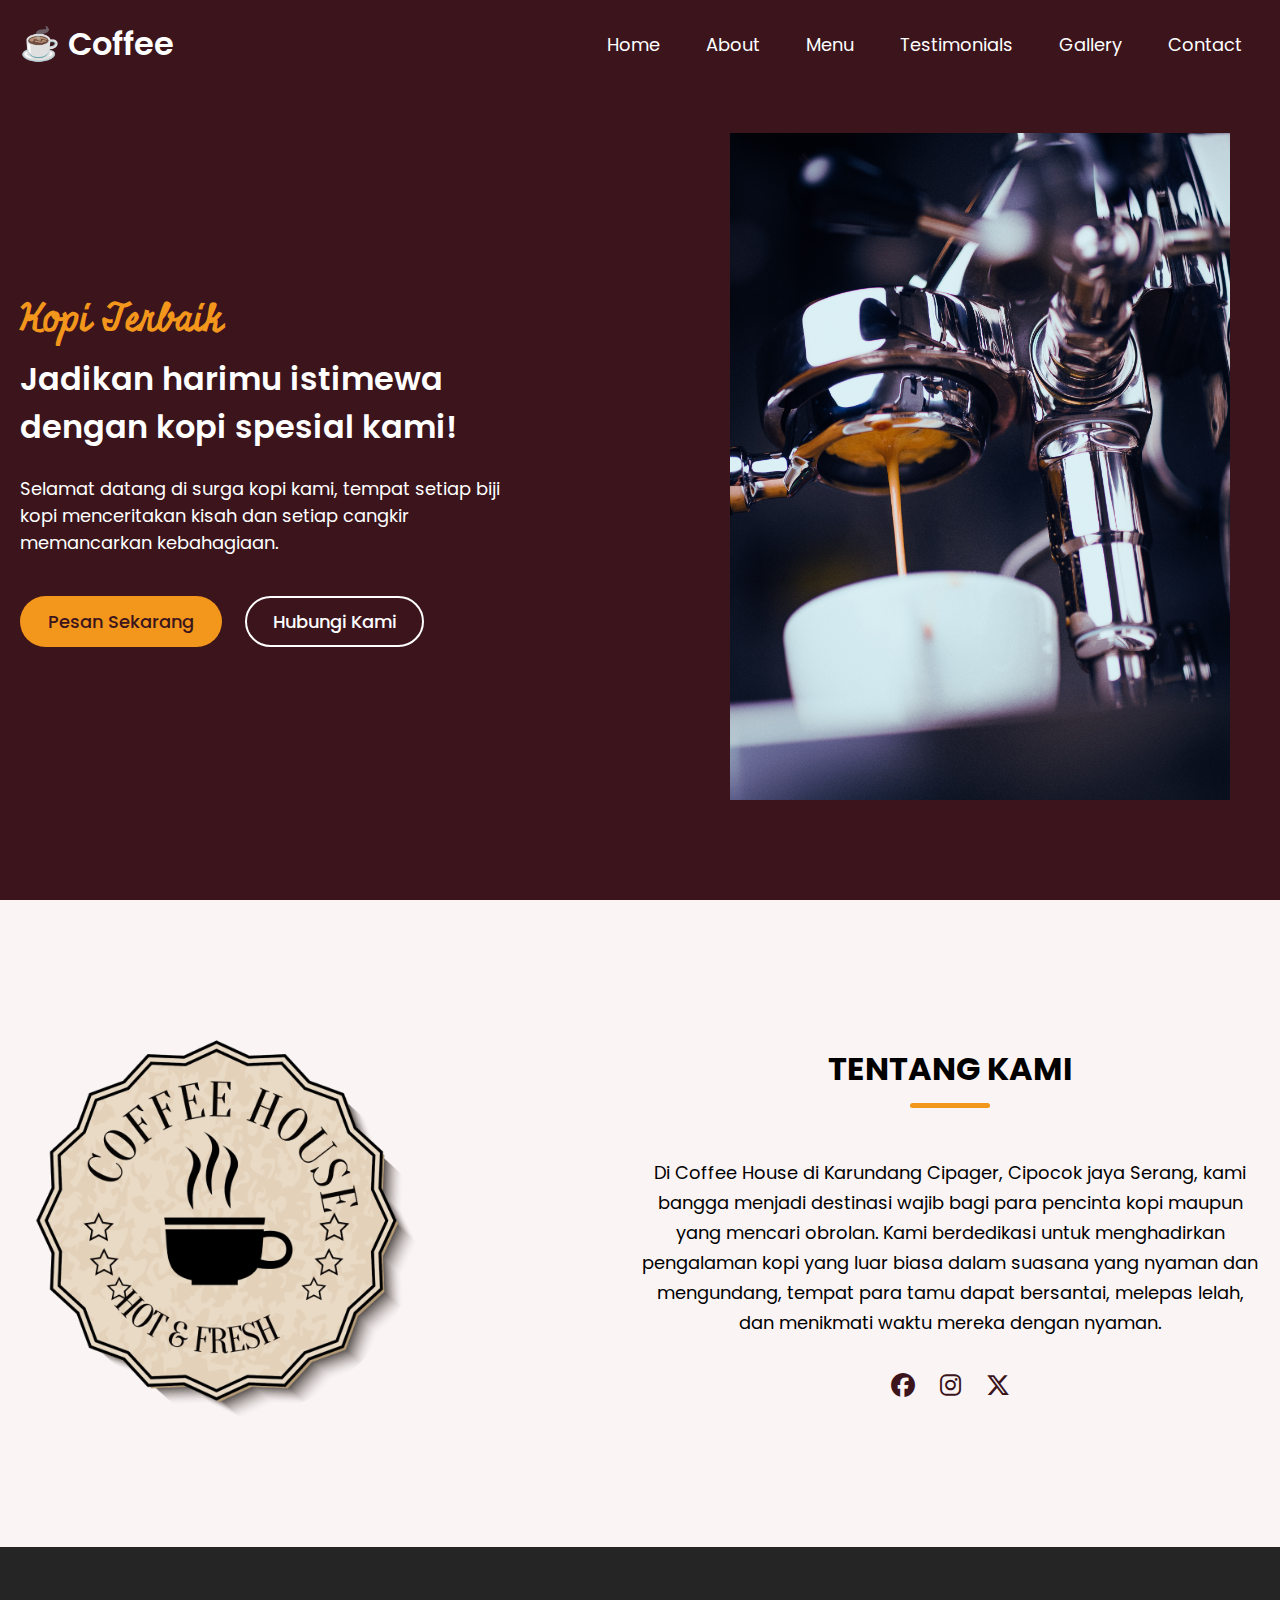
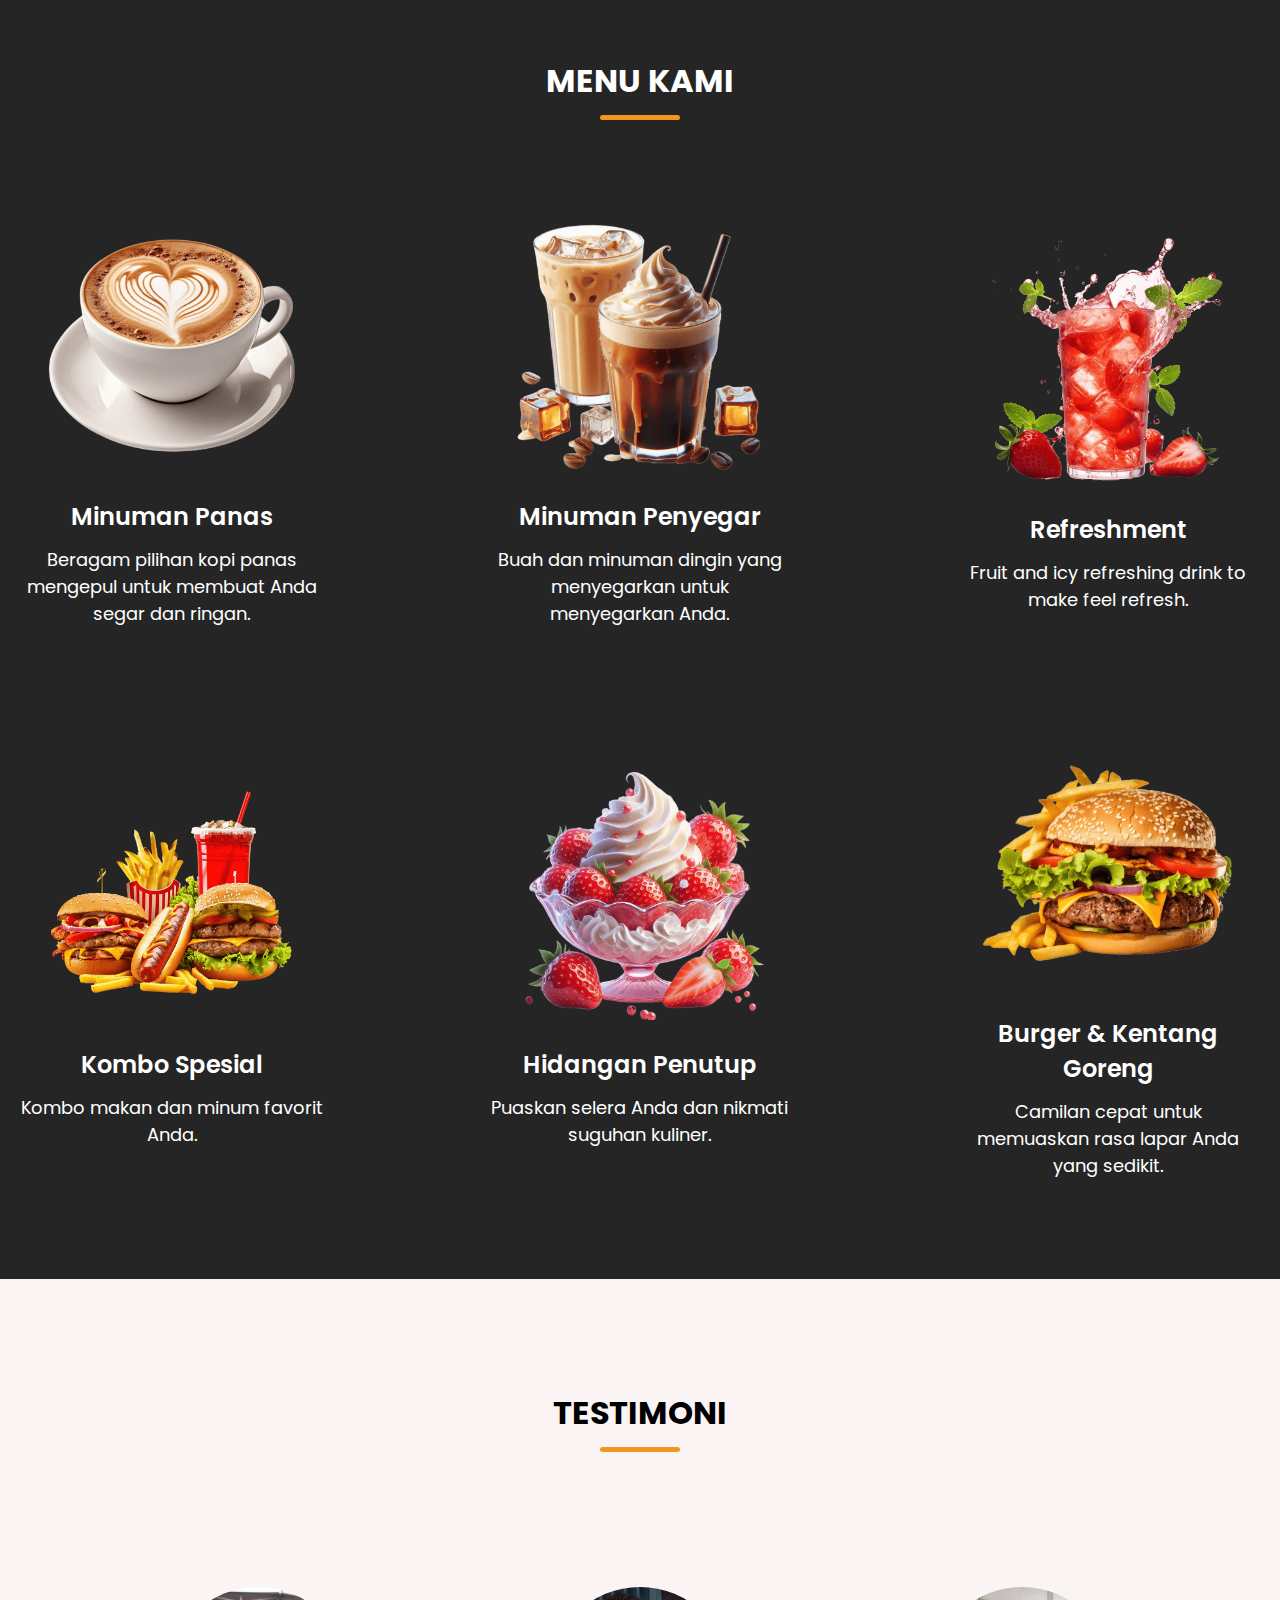
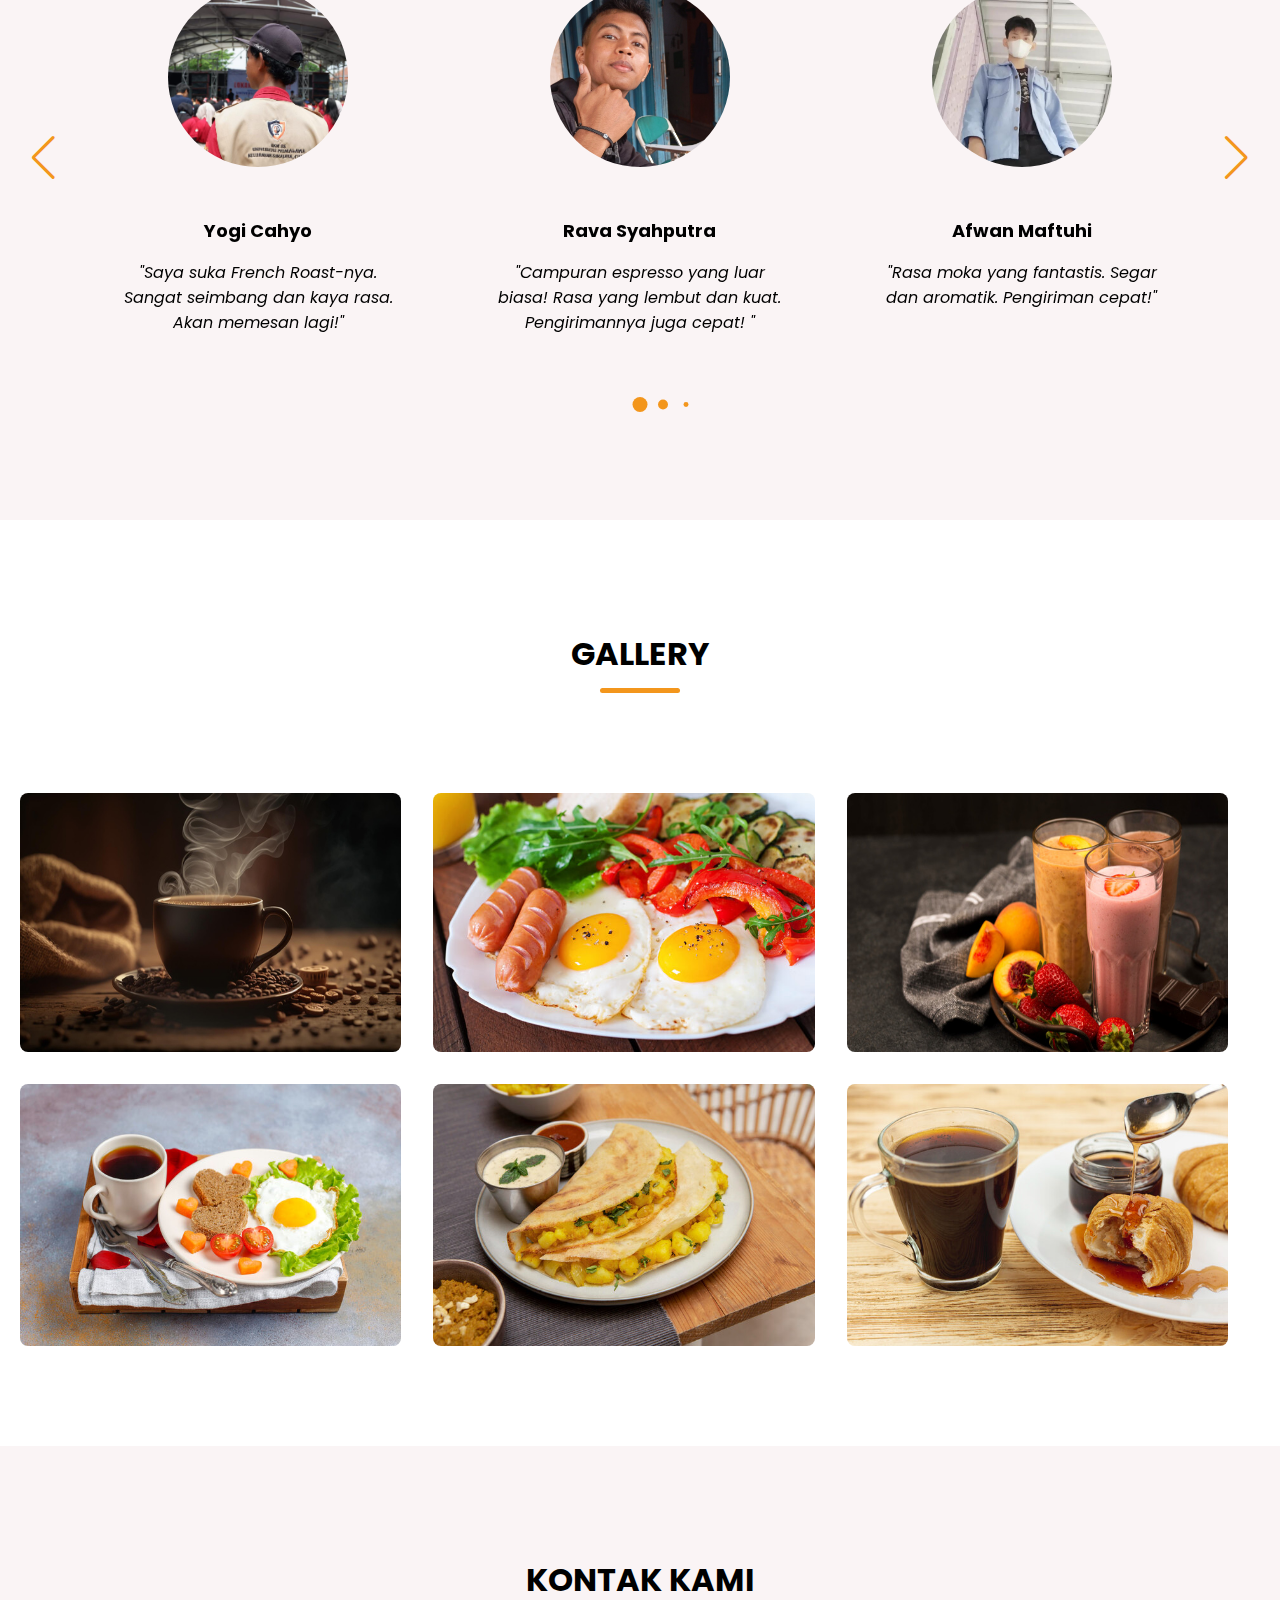
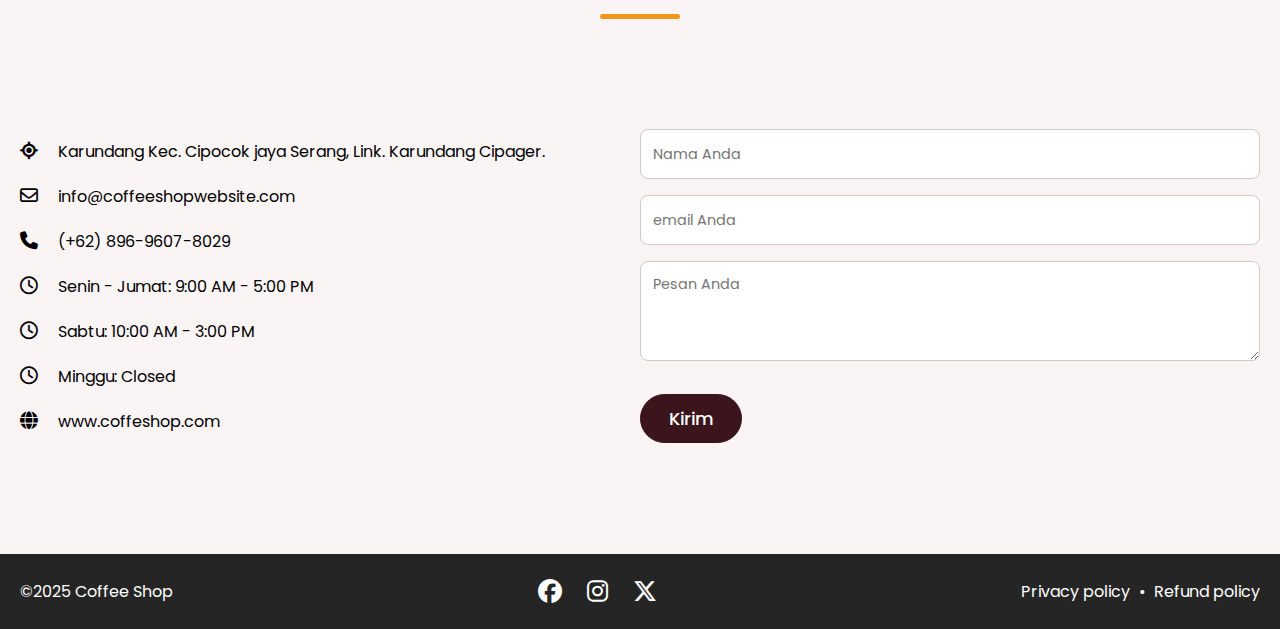
<file: index.html>
<!DOCTYPE html>  
<html lang="en">
  <head>
    <meta charset="UTF-8" />
    <meta name="viewport" content="width=device-width, initial-scale=1.0" />
    <title>Coffee House | Rava</title>
    <!-- Linking Font Awesome for icons -->
    <link rel="stylesheet" href="https://cdnjs.cloudflare.com/ajax/libs/font-awesome/6.6.0/css/all.min.css" />
    <!-- Linking Swiper CSS -->
    <link rel="stylesheet" href="https://cdn.jsdelivr.net/npm/swiper@11/swiper-bundle.min.css" />
    <link rel="stylesheet" href="style.css" />
  </head>
  <body>
    <!-- Header / Navbar -->
    <header>
      <nav class="navbar">
        <a href="#" class="nav-logo">
          <h2 class="logo-text">☕ Coffee</h2>
        </a>
        <ul class="nav-menu">
          <button id="menu-close-button" class="fas fa-times"></button>
          <li class="nav-item">
            <a href="#" class="nav-link">Home</a>
          </li>
          <li class="nav-item">
            <a href="#about" class="nav-link">About</a>
          </li>
          <li class="nav-item">
            <a href="#menu" class="nav-link">Menu</a>
          </li>
          <li class="nav-item">
            <a href="#testimonials" class="nav-link">Testimonials</a>
          </li>
          <li class="nav-item">
            <a href="#gallery" class="nav-link">Gallery</a>
          </li>
          <li class="nav-item">
            <a href="#contact" class="nav-link">Contact</a>
          </li>
        </ul>
        <button id="menu-open-button" class="fas fa-bars"></button>
      </nav>
    </header>
    <main>
      <!-- Hero section -->
      <section class="hero-section">
        <div class="section-content">
          <div class="hero-details">
            <h2 class="title">Kopi Terbaik</h2>
            <h3 class="subtitle">Jadikan harimu istimewa dengan kopi spesial kami!</h3>
            <p class="description">Selamat datang di surga kopi kami, tempat setiap biji kopi menceritakan kisah dan setiap cangkir memancarkan kebahagiaan.</p>
            <div class="buttons">
              <a href="index.html" class="button order-now">Pesan Sekarang</a>
              <a href="#contact" class="button contact-us">Hubungi Kami</a>
            </div>
          </div>
          <div class="hero-image-wrapper">
            <img src="aboutImg.jpg" alt="Coffee" class="hero-image" />
          </div>
        </div>
      </section>
      <!-- About section -->
      <section class="about-section" id="about">
        <div class="section-content">
          <div class="about-image-wrapper">
            <img src="brandImg5.png" alt="About" class="about-image" />
          </div>
          <div class="about-details">
            <h2 class="section-title">Tentang kami</h2>
            <p class="text">
              Di Coffee House di Karundang Cipager, Cipocok jaya Serang, kami bangga menjadi destinasi wajib bagi para pencinta kopi maupun yang mencari obrolan. Kami berdedikasi untuk menghadirkan pengalaman kopi yang luar biasa dalam
              suasana yang nyaman dan mengundang, tempat para tamu dapat bersantai, melepas lelah, dan menikmati waktu mereka dengan nyaman.
            </p>
            <div class="social-link-list">
              <a href="#" class="social-link"><i class="fa-brands fa-facebook"></i></a>
              <a href="#" class="social-link"><i class="fa-brands fa-instagram"></i></a>
              <a href="#" class="social-link"><i class="fa-brands fa-x-twitter"></i></a>
            </div>
          </div>
        </div>
      </section>
      <!-- Menu section -->
      <section class="menu-section" id="menu">
        <h2 class="section-title">Menu Kami</h2>
        <div class="section-content">
          <ul class="menu-list">
            <li class="menu-item">
              <img src="hot-beverages.png" alt="Hot Beverages" class="menu-image" />
              <div class="menu-details">
                <h3 class="name">Minuman Panas</h3>
                <p class="text">Beragam pilihan kopi panas mengepul untuk membuat Anda segar dan ringan.</p>
              </div>
            </li>
            <li class="menu-item">
              <img src="cold-beverages.png" alt="Cold Beverages" class="menu-image" />
              <div class="menu-details">
                <h3 class="name">Minuman Penyegar</h3>
                <p class="text">Buah dan minuman dingin yang menyegarkan untuk menyegarkan Anda.</p>
              </div>
            </li>
            <li class="menu-item">
              <img src="refreshment.png" alt="Refreshment" class="menu-image" />
              <div class="menu-details">
                <h3 class="name">Refreshment</h3>
                <p class="text">Fruit and icy refreshing drink to make feel refresh.</p>
              </div>
            </li>
            <li class="menu-item">
              <img src="special-combo.png" alt="Special Combos" class="menu-image" />
              <div class="menu-details">
                <h3 class="name">Kombo Spesial</h3>
                <p class="text">Kombo makan dan minum favorit Anda.</p>
              </div>
            </li>
            <li class="menu-item">
              <img src="desserts.png" alt="Dessert" class="menu-image" />
              <div class="menu-details">
                <h3 class="name">Hidangan Penutup</h3>
                <p class="text">Puaskan selera Anda dan nikmati suguhan kuliner.</p>
              </div>
            </li>
            <li class="menu-item">
              <img src="burger-frenchfries.png" alt="burger & French Fries" class="menu-image" />
              <div class="menu-details">
                <h3 class="name">Burger & Kentang Goreng</h3>
                <p class="text">Camilan cepat untuk memuaskan rasa lapar Anda yang sedikit.</p>
              </div>
            </li>
          </ul>
        </div>
      </section>
      <!-- Testimonials section -->
      <section class="testimonials-section" id="testimonials">
        <h2 class="section-title">Testimoni</h2>
        <div class="section-content">
          <div class="slider-container swiper">
            <div class="slider-wrapper">
              <ul class="testimonials-list swiper-wrapper">
                <li class="testimonial swiper-slide">
                  <img src="yogi.jpg" alt="User" class="user-image" />
                  <h3 class="name">Yogi Cahyo</h3>
                  <i class="feedback">"Saya suka French Roast-nya. Sangat seimbang dan kaya rasa. Akan memesan lagi!"</i>
                </li>
                <li class="testimonial swiper-slide">
                  <img src="rava.jpg" alt="User" class="user-image" />
                  <h3 class="name">Rava Syahputra</h3>
                  <i class="feedback">"Campuran espresso yang luar biasa! Rasa yang lembut dan kuat. Pengirimannya juga cepat! "</i>
                </li>
                <li class="testimonial swiper-slide">
                  <img src="afwan.jpg" alt="User" class="user-image" />
                  <h3 class="name">Afwan Maftuhi</h3>
                  <i class="feedback">"Rasa moka yang fantastis. Segar dan aromatik. Pengiriman cepat!"</i>
                </li>
                <li class="testimonial swiper-slide">
                  <img src="bayu.jpg" alt="User" class="user-image" />
                  <h3 class="name">Kirana Bayu</h3>
                  <i class="feedback">"Kualitas luar biasa! Biji kopi segar dan pengiriman cepat. Sangat direkomendasikan."</i>
                </li>
                <li class="testimonial swiper-slide">
                  <img src="rava1.jpg" alt="User" class="user-image" />
                  <h3 class="name">Mas Boy</h3>
                  <i class="feedback">"Kopi tanpa kafein terbaik yang pernah saya coba! Lembut dan beraroma. Tiba tepat waktu."</i>
                </li>
              </ul>
              <div class="swiper-pagination"></div>
              <div class="swiper-slide-button swiper-button-prev"></div>
              <div class="swiper-slide-button swiper-button-next"></div>
            </div>
          </div>
        </div>
      </section>
      <!-- Gallery section -->
      <section class="gallery-section" id="gallery">
        <h2 class="section-title">Gallery</h2>
        <div class="section-content">
          <ul class="gallery-list">
            <li class="gallery-item">
              <img src="gallery-1.jpg" alt="Gallery Image" class="gallery-image" />
            </li>
            <li class="gallery-item">
              <img src="gallery-2.jpg" alt="Gallery Image" class="gallery-image" />
            </li>
            <li class="gallery-item">
              <img src="gallery-3.jpg" alt="Gallery Image" class="gallery-image" />
            </li>
            <li class="gallery-item">
              <img src="gallery-4.jpg" alt="Gallery Image" class="gallery-image" />
            </li>
            <li class="gallery-item">
              <img src="gallery-5.jpg" alt="Gallery Image" class="gallery-image" />
            </li>
            <li class="gallery-item">
              <img src="gallery-6.jpg" alt="Gallery Image" class="gallery-image" />
            </li>
          </ul>
        </div>
      </section>
      <!-- Contact section -->
      <section class="contact-section" id="contact">
        <h2 class="section-title">Kontak Kami</h2>
        <div class="section-content">
          <ul class="contact-info-list">
            <li class="contact-info">
              <i class="fa-solid fa-location-crosshairs"></i>
              <p>Karundang Kec. Cipocok jaya Serang, Link. Karundang Cipager.</p>
            </li>
            <li class="contact-info">
              <i class="fa-regular fa-envelope"></i>
              <p>info@coffeeshopwebsite.com</p>
            </li>
            <li class="contact-info">
              <i class="fa-solid fa-phone"></i>
              <p>(+62) 896-9607-8029</p>
            </li>
            <li class="contact-info">
              <i class="fa-regular fa-clock"></i>
              <p>Senin - Jumat: 9:00 AM - 5:00 PM</p>
            </li>
            <li class="contact-info">
              <i class="fa-regular fa-clock"></i>
              <p>Sabtu: 10:00 AM - 3:00 PM</p>
            </li>
            <li class="contact-info">
              <i class="fa-regular fa-clock"></i>
              <p>Minggu: Closed</p>
            </li>
            <li class="contact-info">
              <i class="fa-solid fa-globe"></i>
              <p>www.coffeshop.com</p>
            </li>
          </ul>
          <form action="#" class="contact-form">
            <input type="text" placeholder="Nama Anda" class="form-input" required />
            <input type="email" placeholder="email Anda" class="form-input" required />
            <textarea placeholder="Pesan Anda" class="form-input" required></textarea>
            <button type="submit" class="button submit-button">Kirim</button>
          </form>
        </div>
      </section>
      <!-- Footer section -->
      <footer class="footer-section">
        <div class="section-content">
          <p class="copyright-text">©2025 Coffee Shop</p>
          <div class="social-link-list">
            <a href="#" class="social-link"><i class="fa-brands fa-facebook"></i></a>
            <a href="#" class="social-link"><i class="fa-brands fa-instagram"></i></a>
            <a href="#" class="social-link"><i class="fa-brands fa-x-twitter"></i></a>
          </div>
          <p class="policy-text">
            <a href="#" class="policy-link">Privacy policy</a>
            <span class="separator">•</span>
            <a href="#" class="policy-link">Refund policy</a>
          </p>
        </div>
      </footer>
    </main>
    <!-- Linking Swiper script -->
    <script src="https://cdn.jsdelivr.net/npm/swiper@11/swiper-bundle.min.js"></script>
    <!-- Linking custom script -->
    <script src="script.js"></script>
  </body>
</html>
</file>
<file: style.css>
/* Google Fonts Link */
@import url('https://fonts.googleapis.com/css2?family=Miniver&family=Poppins:ital,wght@0,400;0,500;0,600;0,700;1,400&display=swap');
* {
  padding: 0;
  margin: 0;
  box-sizing: border-box;
  font-family: 'Poppins', sans-serif;
}
:root {
  /* Colors */
  --white-color: #fff;
  --dark-color: #252525;
  --primary-color: #3b141c;
  --secondary-color: #f3961c;
  --light-pink-color: #faf4f5;
  --medium-gray-color: #ccc;
  /* Font size */
  --font-size-s: 0.9rem;
  --font-size-n: 1rem;
  --font-size-m: 1.12rem;
  --font-size-l: 1.5rem;
  --font-size-xl: 2rem;
  --font-size-xxl: 2.3rem;
  /* Font weight */
  --font-weight-normal: 400;
  --font-weight-medium: 500;
  --font-weight-semibold: 600;
  --font-weight-bold: 700;
  /* Border radius */
  --border-radius-s: 8px;
  --border-radius-m: 30px;
  --border-radius-circle: 50%;
  /* Site max width */
  --site-max-width: 1300px;
}
html {
  scroll-behavior: smooth;
}
/* Stylings for whole site */
ul {
  list-style: none;
}
a {
  text-decoration: none;
}
button {
  cursor: pointer;
  background: none;
  border: none;
}
img {
  width: 100%;
}
:where(section, footer) .section-content {
  margin: 0 auto;
  padding: 0 20px;
  max-width: var(--site-max-width);
}
section .section-title {
  text-align: center;
  padding: 60px 0 100px;
  text-transform: uppercase;
  font-size: var(--font-size-xl);
}
section .section-title::after {
  content: '';
  width: 80px;
  height: 5px;
  display: block;
  margin: 10px auto 0;
  background: var(--secondary-color);
  border-radius: var(--border-radius-s);
}
/* Navbar styling */
header {
  z-index: 5;
  width: 100%;
  position: fixed;
  background: var(--primary-color);
}
header .navbar {
  display: flex;
  padding: 20px;
  align-items: center;
  margin: 0 auto;
  justify-content: space-between;
  max-width: var(--site-max-width);
}
.navbar .nav-logo .logo-text {
  color: var(--white-color);
  font-size: var(--font-size-xl);
  font-weight: var(--font-weight-semibold);
}
.navbar .nav-menu {
  gap: 10px;
  display: flex;
}
.navbar .nav-menu .nav-link {
  padding: 10px 18px;
  color: var(--white-color);
  font-size: var(--font-size-m);
  border-radius: var(--border-radius-m);
  transition: 0.3s ease;
}
.navbar .nav-menu .nav-link:hover {
  color: var(--primary-color);
  background: var(--secondary-color);
}
.navbar :where(#menu-open-button, #menu-close-button) {
  display: none;
}
/* Hero section styling */
.hero-section {
  min-height: 100vh;
  background: var(--primary-color);
}
.hero-section .section-content {
  display: flex;
  padding-top: 40px;
  align-items: center;
  min-height: 100vh;
  justify-content: space-between;
}
.hero-section .hero-details {
  color: var(--white-color);
}
.hero-section .hero-details .title {
  font-size: var(--font-size-xxl);
  color: var(--secondary-color);
  font-family: 'Miniver', sans-serif;
}
.hero-section .hero-details .subtitle {
  margin-top: 8px;
  max-width: 70%;
  font-size: var(--font-size-xl);
  font-weight: var(--font-weight-semibold);
}
.hero-section .hero-details .description {
  max-width: 70%;
  margin: 24px 0 40px;
  font-size: var(--font-size-m);
}
.hero-section .hero-details .buttons {
  display: flex;
  gap: 23px;
}
.hero-section .hero-details .button {
  padding: 10px 26px;
  display: block;
  border: 2px solid transparent;
  border-radius: var(--border-radius-m);
  background: var(--secondary-color);
  color: var(--primary-color);
  font-size: var(--font-size-m);
  font-weight: var(--font-weight-medium);
  transition: 0.3s ease;
}
.hero-section .hero-details .button:hover,
.hero-section .hero-details .button.contact-us {
  color: var(--white-color);
  border-color: var(--white-color);
  background: transparent;
}
.hero-section .hero-details .button.contact-us:hover {
  color: var(--primary-color);
  background: var(--secondary-color);
  border-color: var(--secondary-color);
}
.hero-section .hero-image-wrapper {
  max-width: 500px;
  margin-right: 30px;
}
/* About section styling */
.about-section {
  padding: 120px 0;
  background: var(--light-pink-color);
}
.about-section .section-content {
  display: flex;
  gap: 50px;
  align-items: center;
  justify-content: space-between;
}
.about-section .about-image-wrapper .about-image {
  height: 400px;
  width: 400px;
  object-fit: cover;
  border-radius: var(--border-radius-circle);
}
.about-section .about-details {
  max-width: 50%;
}
.about-section .about-details .section-title {
  padding: 0;
}
.about-section .about-details .text {
  line-height: 30px;
  margin: 50px 0 30px;
  text-align: center;
  font-size: var(--font-size-m);
}
.about-section .social-link-list {
  display: flex;
  gap: 25px;
  justify-content: center;
}
.about-section .social-link-list .social-link {
  color: var(--primary-color);
  font-size: var(--font-size-l);
  transition: 0.2s ease;
}
.about-section .social-link-list .social-link:hover {
  color: var(--secondary-color);
}
/* Menu section styling */
.menu-section {
  color: var(--white-color);
  background: var(--dark-color);
  padding: 50px 0 100px;
}
.menu-section .menu-list {
  display: flex;
  gap: 110px;
  flex-wrap: wrap;
  align-items: center;
  justify-content: space-between;
}
.menu-section .menu-list .menu-item {
  display: flex;
  text-align: center;
  flex-direction: column;
  align-items: center;
  justify-content: space-between;
  width: calc(100% / 3 - 110px);
}
.menu-section .menu-list .menu-item .menu-image {
  width: 83%;
  aspect-ratio: 1;
  margin-bottom: 15px;
  object-fit: contain;
}
.menu-section .menu-list .menu-item .name {
  margin: 12px 0;
  font-size: var(--font-size-l);
  font-weight: var(--font-weight-semibold);
}
.menu-section .menu-list .menu-item .text {
  font-size: var(--font-size-m);
}
/* Testimonials section styling */
.testimonials-section {
  padding: 50px 0 100px;
  background: var(--light-pink-color);
}
.testimonials-section .slider-wrapper {
  overflow: hidden;
  margin: 0 60px 50px;
}
.testimonials-section .testimonial {
  user-select: none;
  padding: 35px;
  display: flex;
  flex-direction: column;
  justify-content: center;
  align-items: center;
  text-align: center;
}
.testimonials-section .testimonial .user-image {
  width: 180px;
  height: 180px;
  margin-bottom: 50px;
  object-fit: cover;
  border-radius: var(--border-radius-circle);
}
.testimonials-section .testimonial .name {
  margin-bottom: 16px;
  font-size: var(--font-size-m);
}
.testimonials-section .testimonial .feedback {
  line-height: 25px;
}
.testimonials-section .swiper-pagination-bullet {
  width: 15px;
  height: 15px;
  opacity: 1;
  background: var(--secondary-color);
}
.testimonials-section .swiper-slide-button {
  color: var(--secondary-color);
  margin-top: -50px;
  transition: 0.3s ease;
}
.testimonials-section .swiper-slide-button:hover {
  color: var(--primary-color);
}
/* Gallery section styling */
.gallery-section {
  padding: 50px 0 100px;
}
.gallery-section .gallery-list {
  display: flex;
  gap: 32px;
  flex-wrap: wrap;
}
.gallery-section .gallery-list .gallery-item {
  overflow: hidden;
  border-radius: var(--border-radius-s);
  width: calc(100% / 3 - 32px);
}
.gallery-section .gallery-item .gallery-image {
  width: 100%;
  height: 100%;
  cursor: zoom-in;
  transition: 0.3s ease;
}
.gallery-section .gallery-item:hover .gallery-image {
  transform: scale(1.3);
}
/* Contact section styling */
.contact-section {
  padding: 50px 0 100px;
  background: var(--light-pink-color);
}
.contact-section .section-content {
  display: flex;
  gap: 48px;
  align-items: center;
  justify-content: space-between;
}
.contact-section .contact-info-list .contact-info {
  display: flex;
  gap: 20px;
  margin: 20px 0;
  align-items: center;
}
.contact-section .contact-info-list .contact-info i {
  font-size: var(--font-size-m);
}
.contact-section .contact-form .form-input {
  width: 100%;
  height: 50px;
  padding: 0 12px;
  outline: none;
  margin-bottom: 16px;
  font-size: var(--font-size-s);
  border-radius: var(--border-radius-s);
  border: 1px solid var(--medium-gray-color);
}
.contact-section .contact-form {
  max-width: 50%;
}
.contact-section .contact-form textarea.form-input {
  height: 100px;
  padding: 12px;
  resize: vertical;
}
.contact-section .contact-form .form-input:focus {
  border-color: var(--secondary-color);
}
.contact-section .contact-form .submit-button {
  padding: 10px 28px;
  outline: none;
  margin-top: 10px;
  border: 1px solid var(--primary-color);
  border-radius: var(--border-radius-m);
  background: var(--primary-color);
  color: var(--white-color);
  font-size: var(--font-size-m);
  font-weight: var(--font-weight-medium);
  transition: 0.3s ease;
}
.contact-section .contact-form .submit-button:hover {
  color: var(--primary-color);
  background: transparent;
}
/* Footer section styling */
.footer-section {
  padding: 20px 0;
  background: var(--dark-color);
}
.footer-section .section-content {
  display: flex;
  align-items: center;
  justify-content: space-between;
}
.footer-section :where(.copyright-text, .social-link, .policy-link) {
  color: var(--white-color);
  transition: 0.2s ease;
}
.footer-section .social-link-list {
  display: flex;
  gap: 25px;
}
.footer-section .social-link-list .social-link {
  font-size: var(--font-size-l);
}
.footer-section .social-link-list .social-link:hover,
.footer-section .policy-text .policy-link:hover {
  color: var(--secondary-color);
}
.footer-section .policy-text .separator {
  color: #fff;
  margin: 0 5px;
}
/* Responsive media query code for max width 1024px */
@media screen and (max-width: 1024px) {
  .menu-section .menu-list {
    gap: 60px;
  }
  .menu-section .menu-list .menu-item {
    width: calc(100% / 3 - 60px);
  }
}
/* Responsive media query code for max width 900px */
@media screen and (max-width: 900px) {
  :root {
    --font-size-m: 1rem;
    --font-size-l: 1.3rem;
    --font-size-xl: 1.5rem;
    --font-size-xxl: 1.8rem;
  }
  body.show-mobile-menu {
    overflow: hidden;
  }
  body.show-mobile-menu header::before {
    content: '';
    content: '';
    position: fixed;
    top: 0;
    left: 0;
    height: 100%;
    width: 100%;
    backdrop-filter: blur(5px);
    background: rgba(0, 0, 0, 0.2);
  }
  .navbar :is(#menu-open-button, #menu-close-button) {
    font-size: var(--font-size-l);
    display: block;
  }
  .navbar :is(#menu-open-button, #menu-close-button):hover {
    color: var(--secondary-color) !important;
  }
  .navbar #menu-open-button {
    color: #fff;
  }
  .navbar .nav-menu #menu-close-button {
    position: absolute;
    right: 30px;
    top: 30px;
  }
  .navbar .nav-menu {
    display: block;
    background: #fff;
    position: fixed;
    top: 0;
    left: -300px;
    height: 100%;
    width: 300px;
    display: flex;
    align-items: center;
    flex-direction: column;
    padding-top: 100px;
    transition: left 0.2s ease;
  }
  body.show-mobile-menu .nav-menu {
    left: 0;
  }
  .navbar .nav-menu .nav-link {
    display: block;
    margin-top: 17px;
    padding: 10px 22px;
    color: var(--dark-color);
    font-size: var(--font-size-l);
  }
  .hero-section .section-content {
    text-align: center;
    gap: 50px;
    padding: 30px 20px 20px;
    justify-content: center;
    flex-direction: column-reverse;
  }
  .hero-section .hero-details :is(.subtitle, .description),
  .about-section .about-details,
  .contact-section .contact-form {
    max-width: 100%;
  }
  .hero-section .hero-details .buttons {
    justify-content: center;
  }
  .hero-section .hero-image-wrapper {
    max-width: 270px;
    margin-right: 0;
  }
  .about-section .section-content {
    gap: 70px;
    flex-direction: column-reverse;
  }
  .about-section .about-image-wrapper .about-image {
    width: 100%;
    height: 100%;
    aspect-ratio: 1;
    max-width: 250px;
  }
  .menu-section .menu-list {
    gap: 30px;
  }
  .menu-section .menu-list .menu-item {
    width: calc(100% / 2 - 30px);
  }
  .menu-section .menu-list .menu-item .menu-image {
    max-width: 200px;
  }
  .gallery-section .gallery-list {
    gap: 30px;
  }
  .gallery-section .gallery-list .gallery-item {
    width: calc(100% / 2 - 30px);
  }
  .contact-section .section-content {
    align-items: center;
    flex-direction: column-reverse;
  }
}
/* Responsive media query code for max width 640px */
@media screen and (max-width: 640px) {
  .menu-section .menu-list .menu-item,
  .gallery-section .gallery-list .gallery-item {
    width: 100%;
  }
  .menu-section .menu-list {
    gap: 60px;
  }
  .testimonials-section .slider-wrapper {
    margin: 0 0 30px;
  }
  .testimonials-section .swiper-slide-button {
    display: none;
  }
  .footer-section .section-content {
    flex-direction: column;
    gap: 20px;
  }
}
</file>
